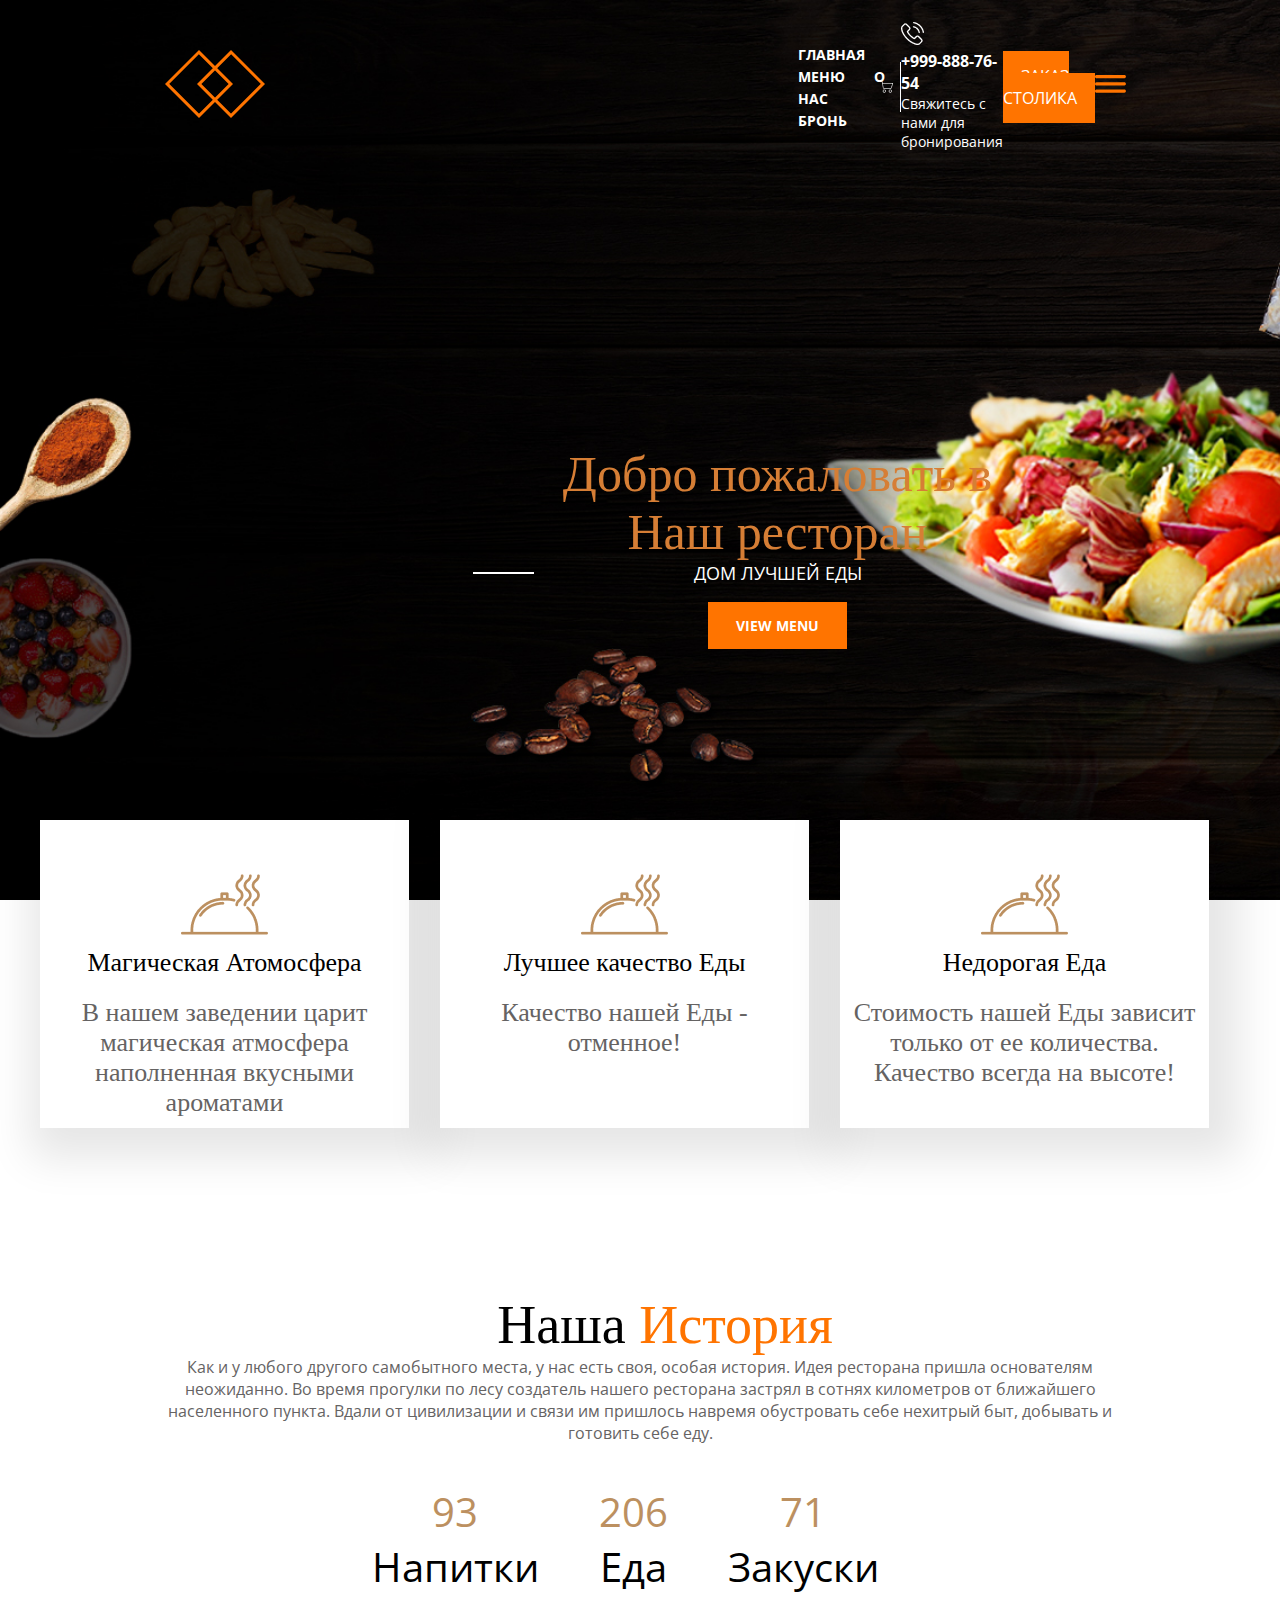
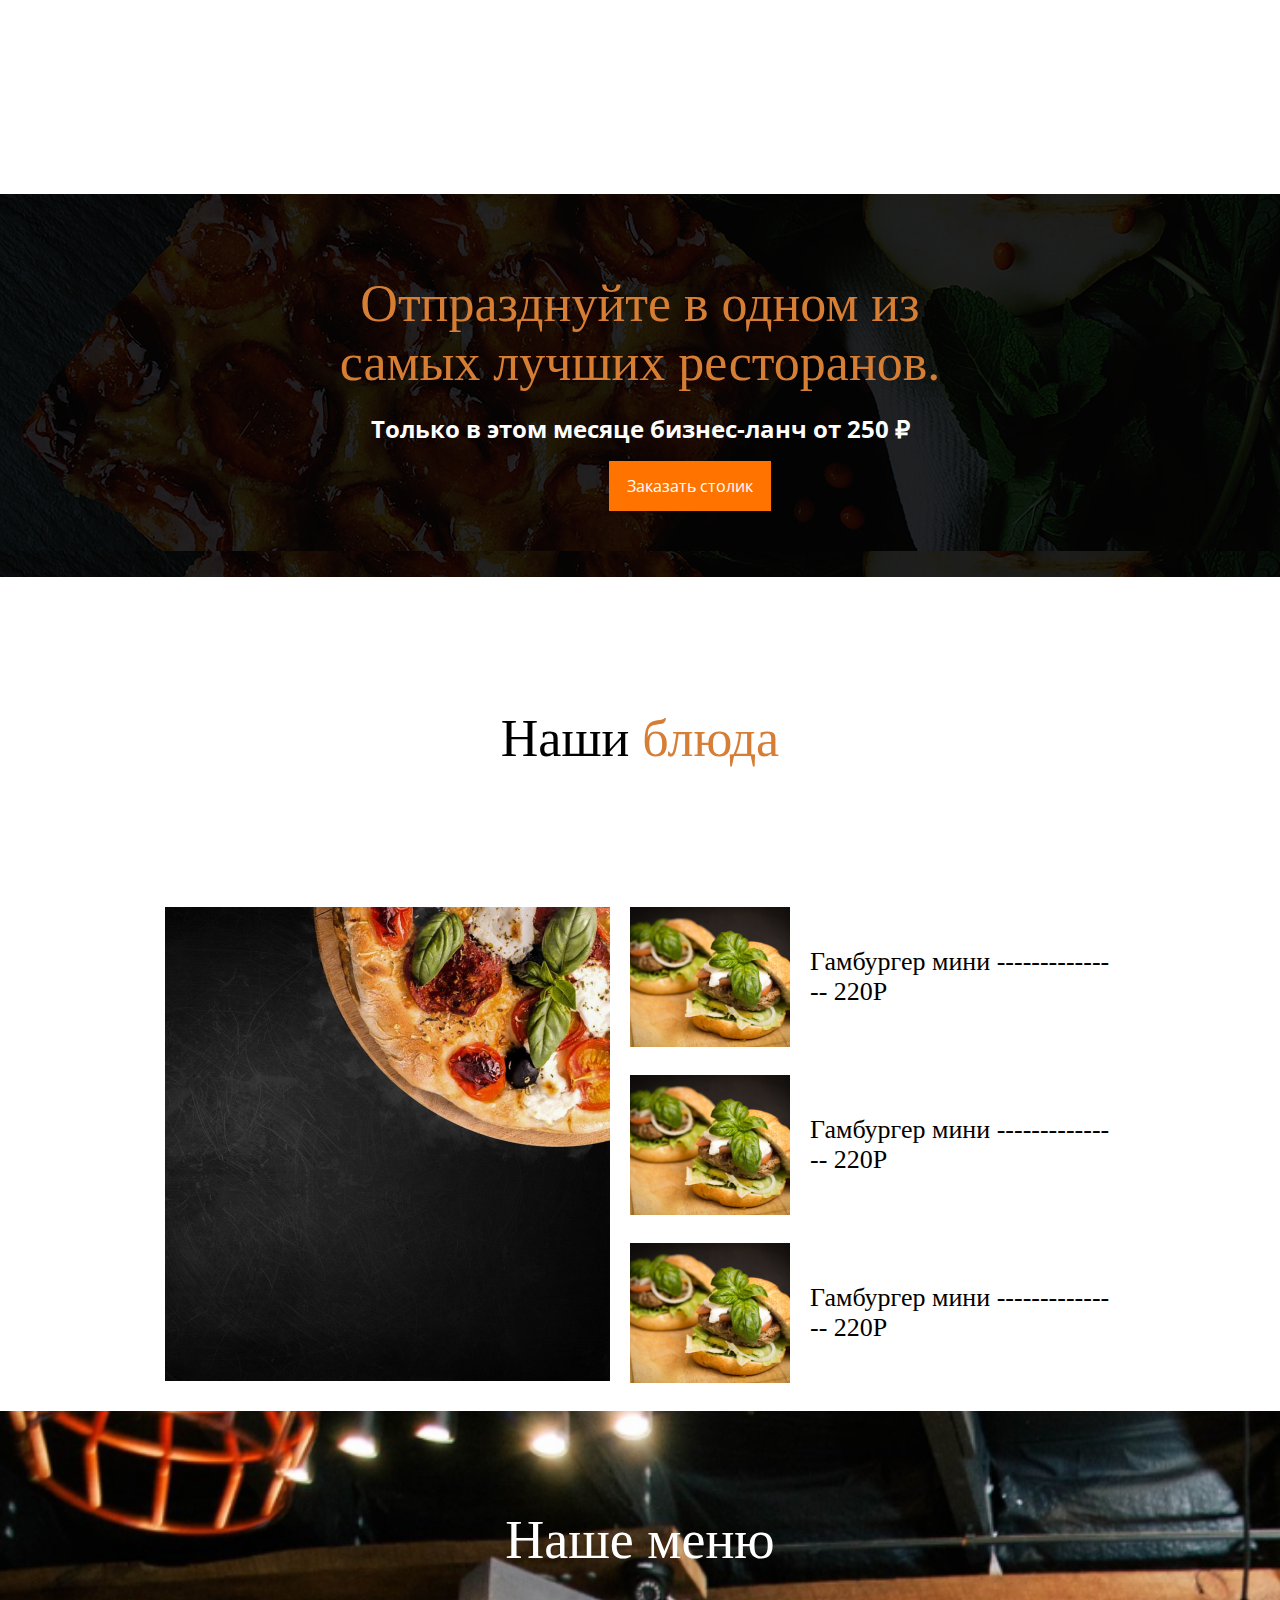
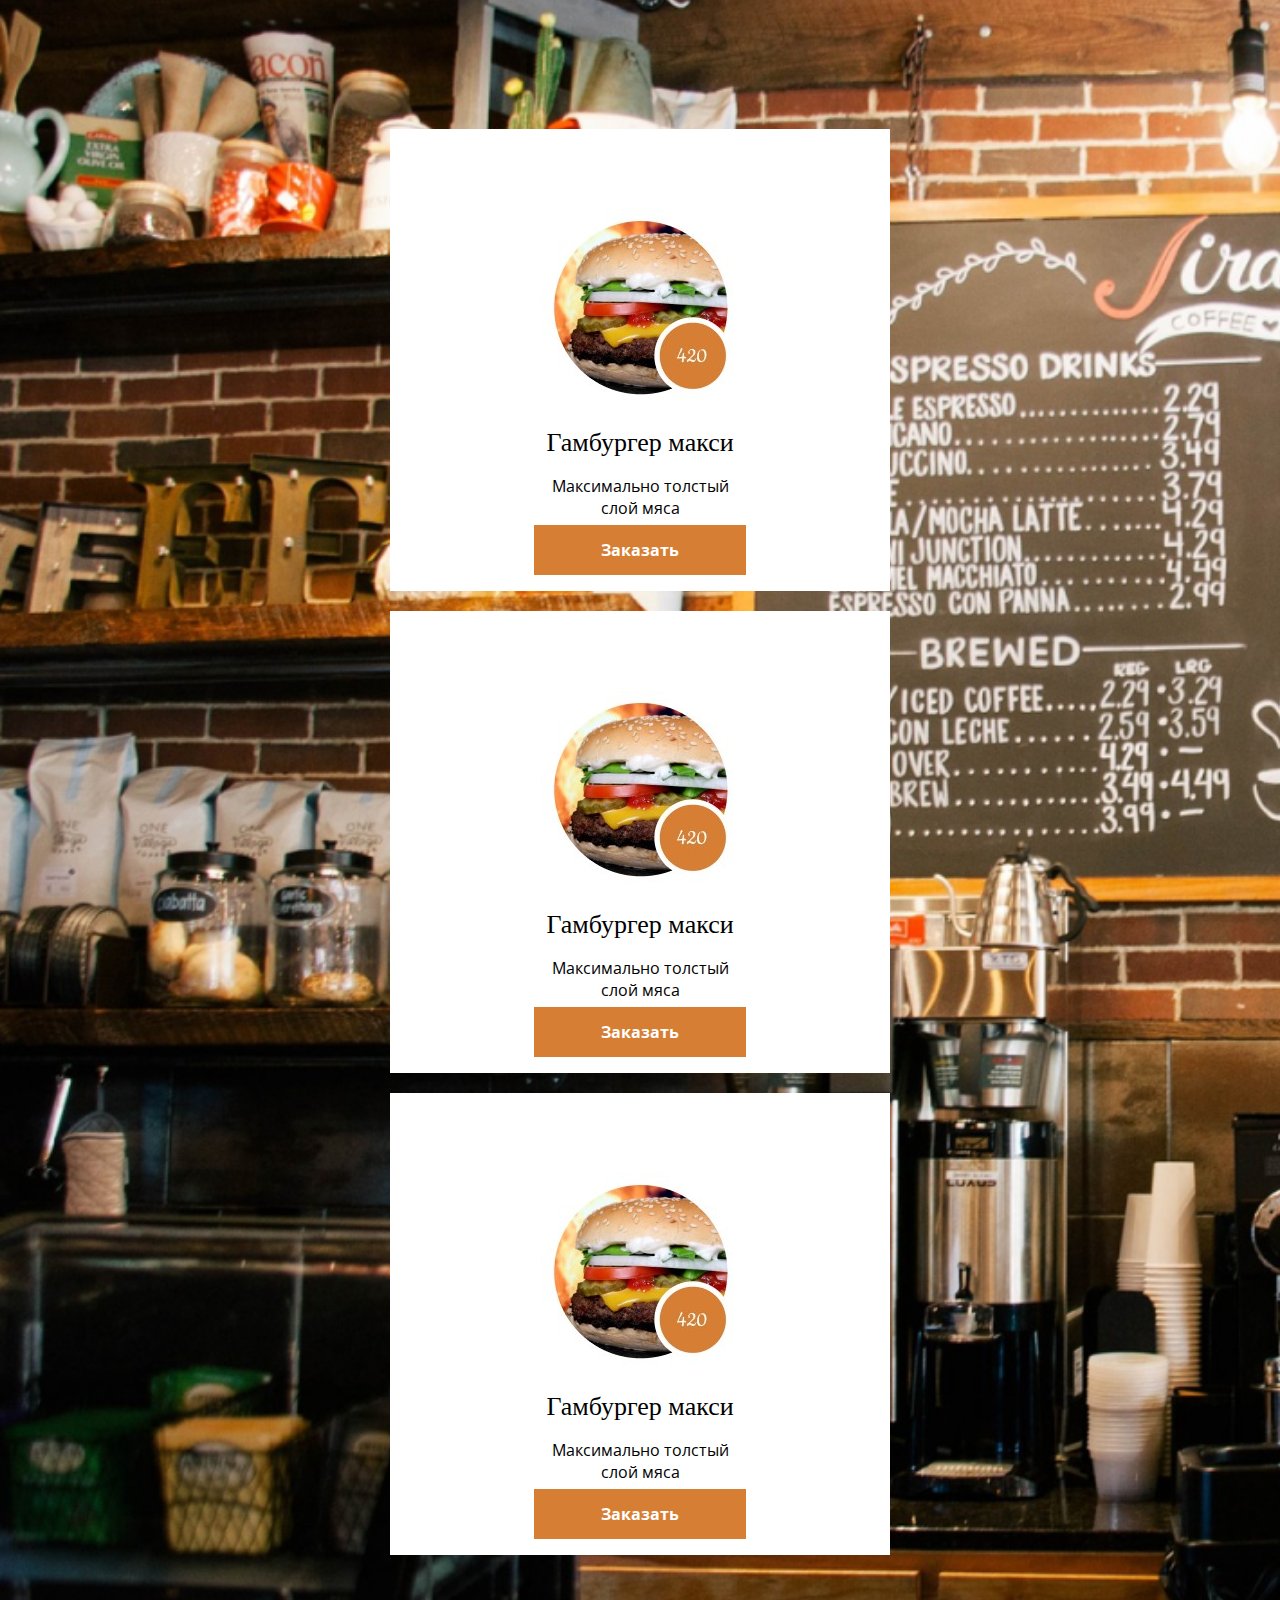
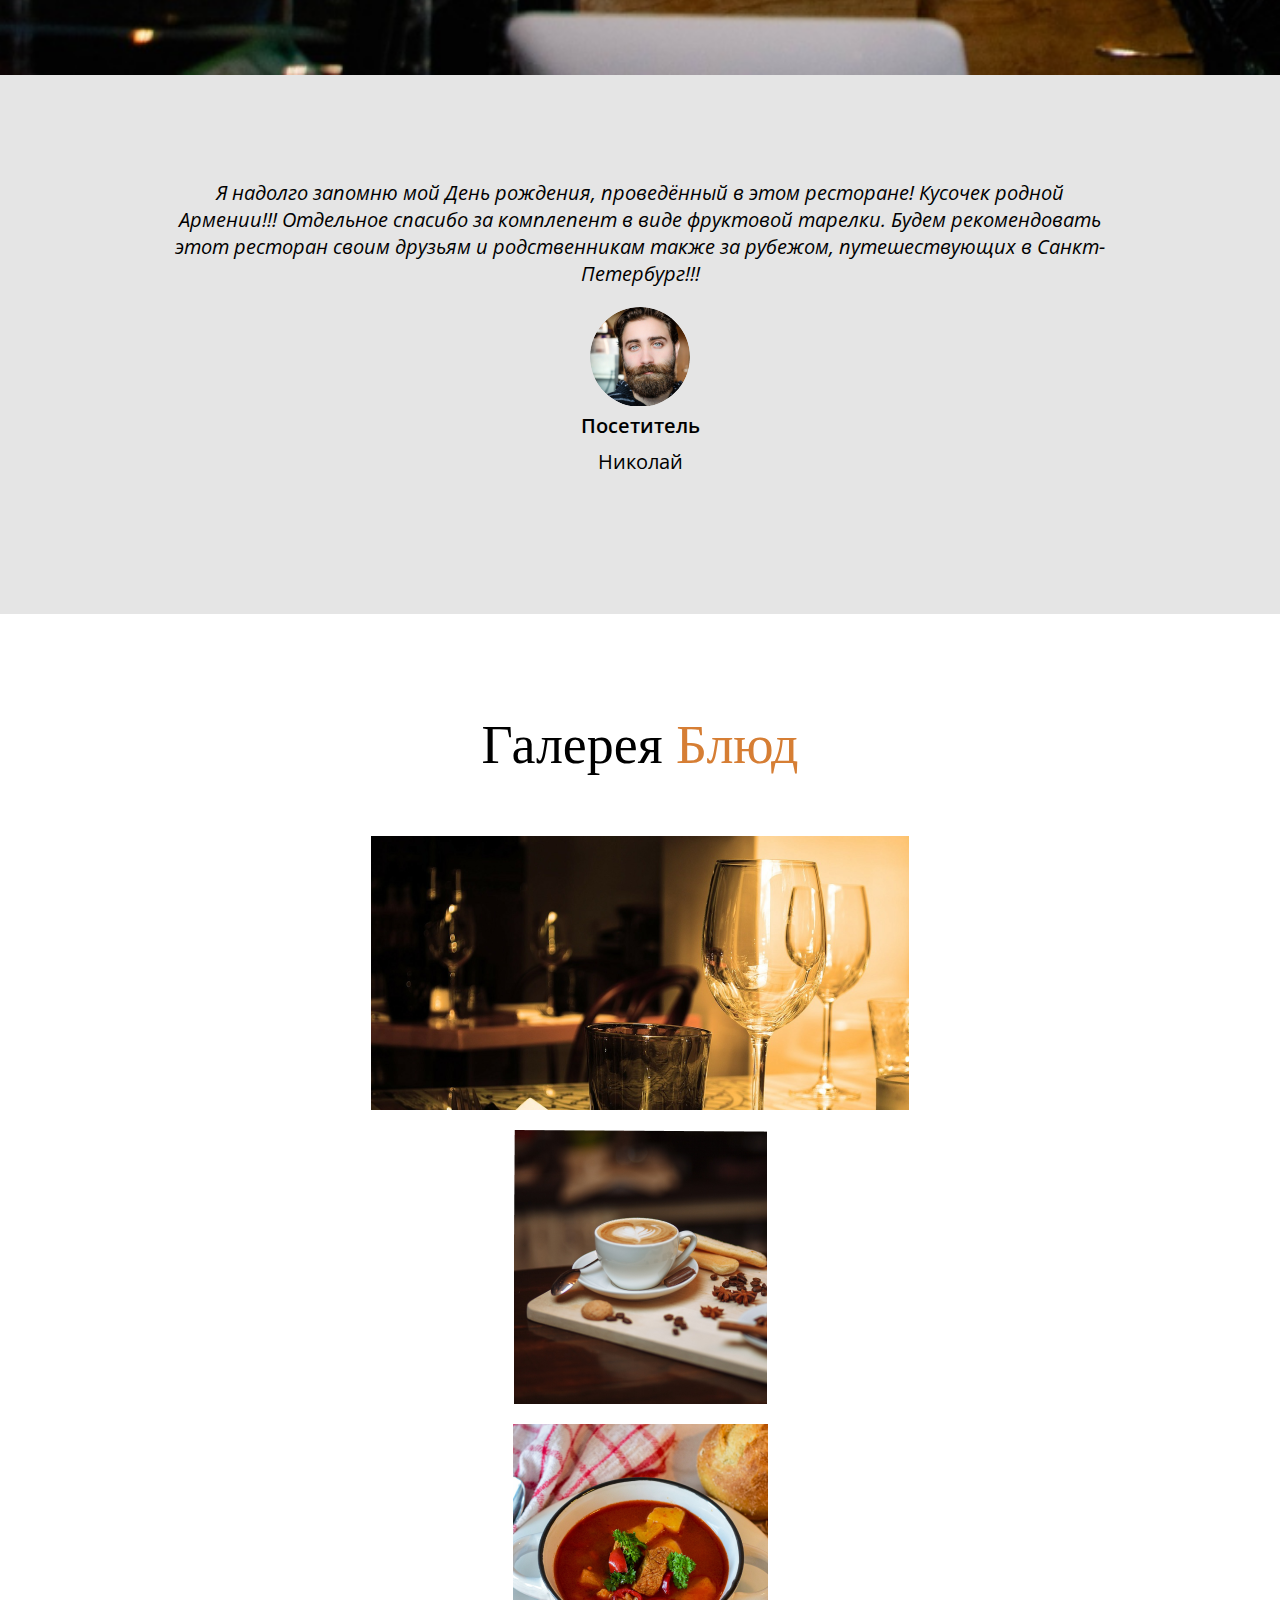
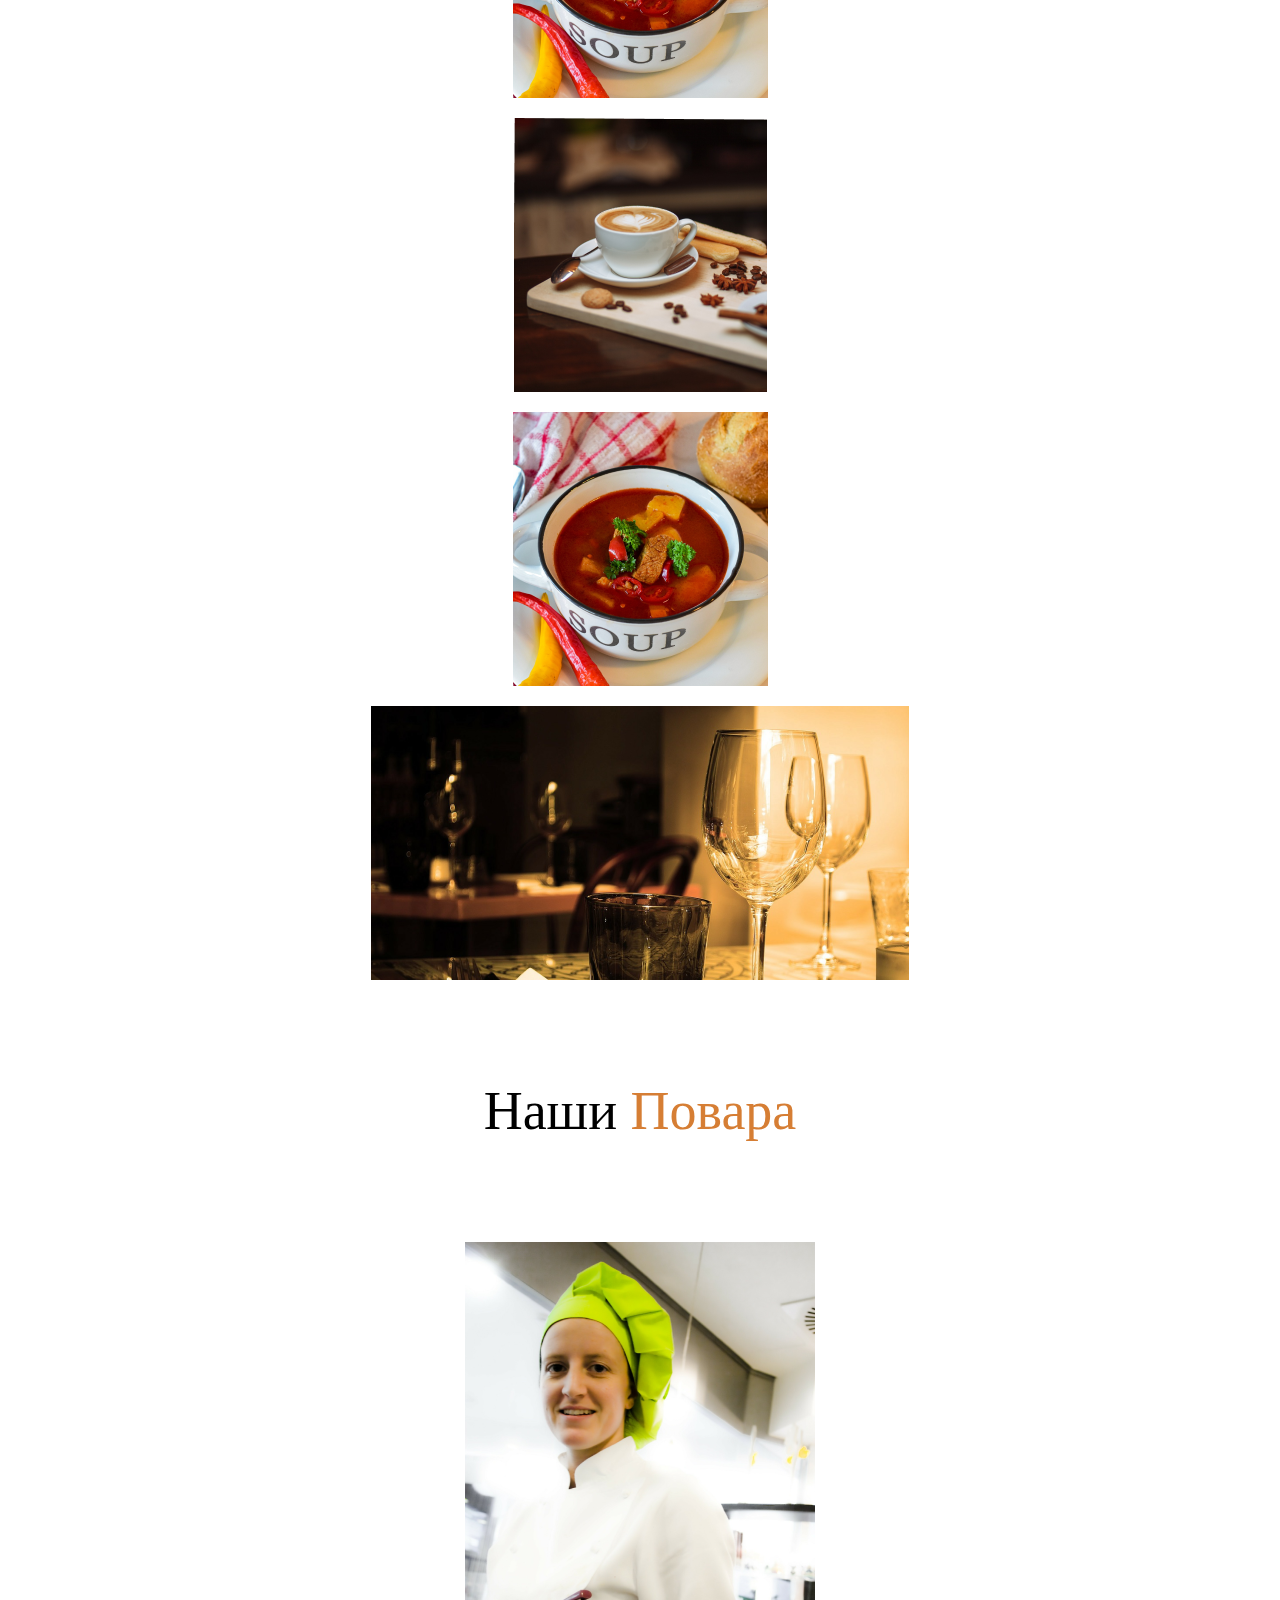
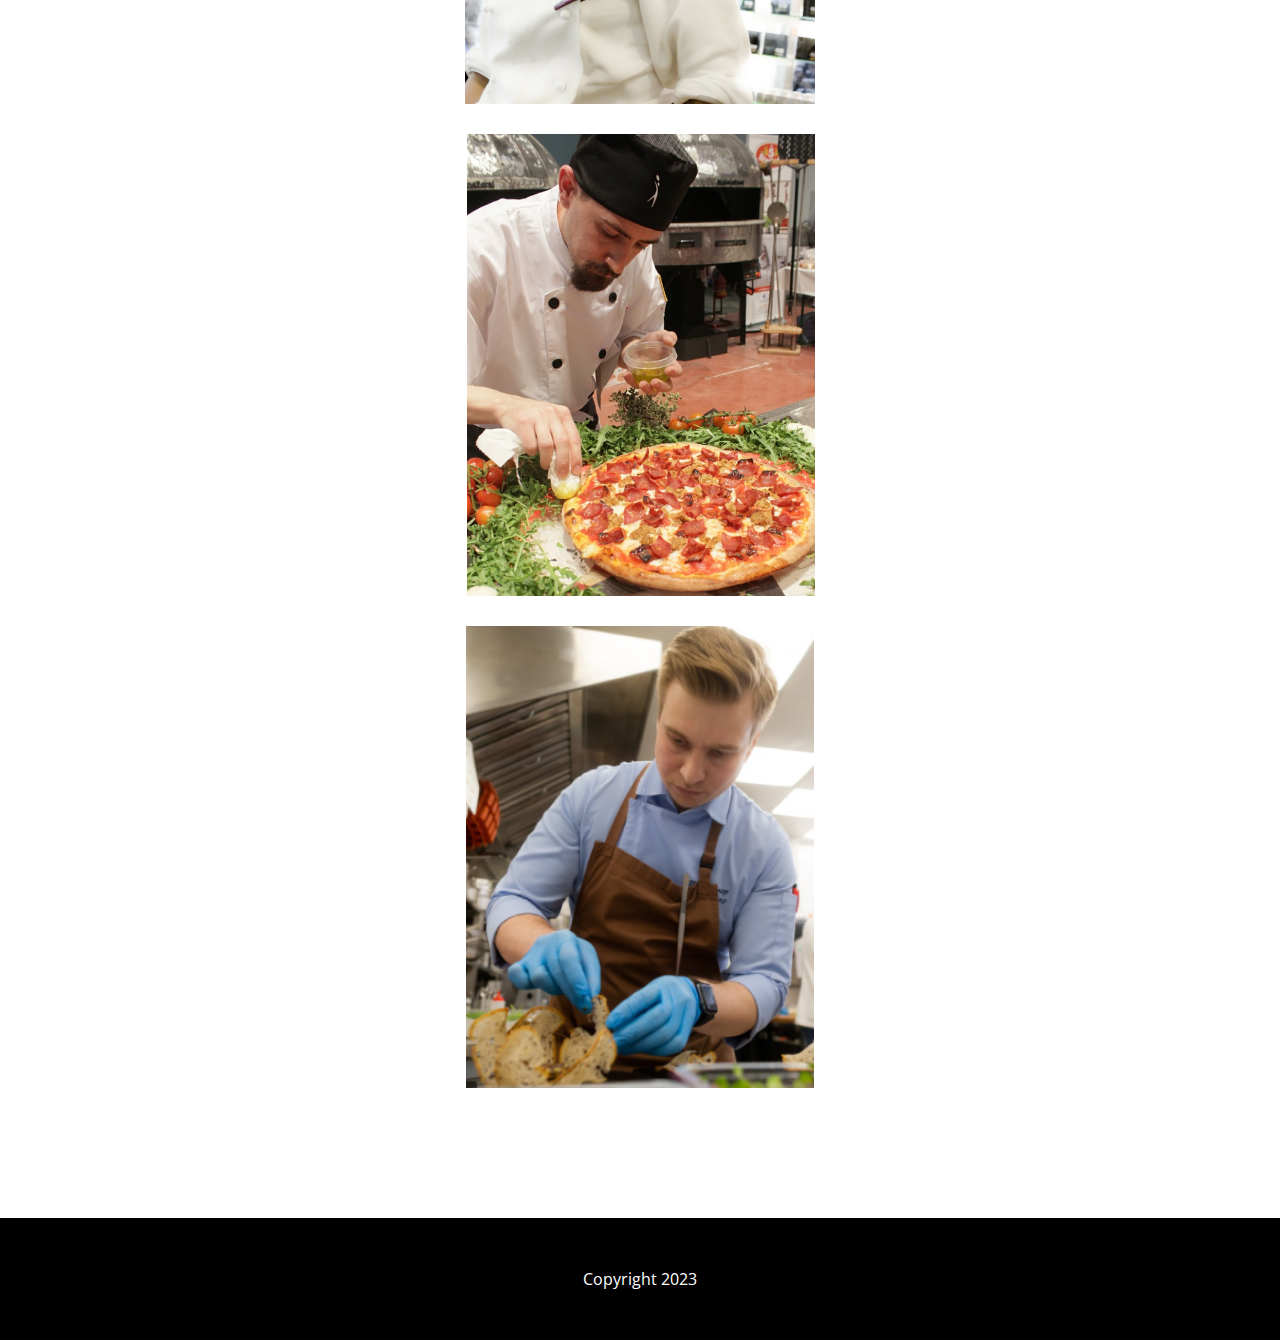
<file: ресторан/index.html>
<!DOCTYPE html>
<html lang="en">
<head>
    <meta charset="UTF-8">
    <meta http-equiv="X-UA-Compatible" content="IE=edge">
    <meta name="viewport" content="width=device-width, initial-scale=1.0">
    <link rel="preconnect" href="https://fonts.googleapis.com">
    <link rel="preconnect" href="https://fonts.gstatic.com" crossorigin>
    <link href="https://fonts.googleapis.com/css2?family=Cuprum:ital,wght@0,400;1,600&family=Open+Sans:ital,wght@0,300;0,400;0,500;0,600;0,700;1,800&display=swap" rel="stylesheet">
    <link rel="preconnect" href="https://fonts.googleapis.com">
    <link rel="preconnect" href="https://fonts.gstatic.com" crossorigin>
    <link href="https://fonts.googleapis.com/css2?family=Cuprum:ital,wght@0,400;1,600&family=Open+Sans:ital,wght@0,300;0,400;0,500;0,600;0,700;1,800&family=Tinos:ital,wght@0,400;1,700&display=swap" rel="stylesheet">
    <link rel="preconnect" href="https://fonts.googleapis.com">
    <link rel="preconnect" href="https://fonts.gstatic.com" crossorigin>
    <link href="https://fonts.googleapis.com/css2?family=Cuprum:ital,wght@0,400;1,600&family=Open+Sans:ital,wght@0,300;0,400;0,500;0,600;0,700;1,400;1,800&family=Tinos:ital,wght@0,400;1,700&display=swap" rel="stylesheet">
    <link rel="stylesheet" href="./css/style.css">
    <title>Ресторан</title>
</head>
<body>
    <div class="header">
        <div class="container">
            <div class="header-line">
                <div class="header-logo">
                    <img src="./img/LOGO.png" alt="">
                </div>
                <div class="navigation">
                    <div class="nav">
                        <a class="nav-item" href="#">ГЛАВНАЯ</a>
                        <a class="nav-item" href="#">МЕНЮ</a>
                        <a class="nav-item" href="#">О НАС</a>
                        <a class="nav-item" href="#">БРОНЬ</a>
                    </div>
                    <div class="cart">
                        <a href="#">
                            <img class='cart-img' src="./img/cart.png" alt="">
                        </a>
                    </div>
                    <div class="phone">
                        <div class="phone-holder">
                            <div class="phone-img">
                                <img src="./img/phone.png" alt="">
                            </div>
                        </div>
                    <div class="number">
                        <a class='num' href="#">+999-888-76-54</a>
                    </div>
                    <div class="phone-text">
                        Свяжитесь с нами для <br> бронирования
                    </div>
                    </div>
                    <div class="btn">
                        <a class='button' href="#">ЗАКАЗ СТОЛИКА</a>
                    </div>
                    <div class="buger-menu">
                        <a href="#">
                            <img src="./img/menu-burg.png" alt="">
                        </a>
                    </div>
                </div>
            </div>
            <div class="header-down">
                <div class="header-title">
                    Добро пожаловать в
                    <div class="header-subtitle">
                        Наш ресторан
                    </div>
                    <div class="header-suptitle">
                        ДОМ ЛУЧШЕЙ ЕДЫ
                    </div>
                    <div class="header-btn">
                        <a href="#" class="header-button">VIEW MENU</a>
                    </div>
                </div>
            </div>
        </div>
    </div>
    <div class="cards">
        <div class="containe">
            <div class="cards-holder">
                <div class="card">
                    <div class="card-image">
                        <img class="card-img" src="./img/Mask Group.png" alt="">
                    </div>
                    <div class="card-title">
                        Магическая Атомосфера
                    </div>
                    <div class="card-desc">
                        В нашем заведении царит магическая атмосфера
                        наполненная вкусными ароматами
                    </div>
                </div>
                <div class="card">
                    <div class="card-image">
                        <img class="card-img" src="./img/Mask Group.png" alt="">
                    </div>
                    <div class="card-title">
                        Лучшее качество Еды
                    </div>
                    <div class="card-desc">
                        Качество нашей 
                        Еды - отменное!

                    </div>
                </div>
                <div class="card">
                    <div class="card-image">
                        <img class="card-img" src="./img/Mask Group.png" alt="">
                    </div>
                    <div class="card-title">
                        Недорогая Еда
                    </div>
                    <div class="card-desc">
                        Стоимость нашей Еды
                        зависит только от ее
                        количества. Качество
                        всегда на высоте!
                    </div>
                </div>
            </div>
        </div>
    </div>
    <div class="history">
        <div class="container">
            <div class="history-holder">
                <div class="history-info">
                    <div class="history-title">
                        Наша <span>История</span> 
                    </div>
                    <div class="history-desc">
                        Как и у любого другого самобытного места, у нас есть своя, особая история.
                        Идея ресторана пришла основателям неожиданно. 
                        Во время прогулки по лесу создатель нашего ресторана застрял в сотнях километров от ближайшего населенного пункта. 
                        Вдали от цивилизации и связи им пришлось навремя обустровать себе нехитрый быт, добывать и готовить себе еду.
                    </div>
                    <div class="history-number">
                        <div class="number-item">
                            93 <span>Напитки</span>
                        </div>

                        <div class="number-item">
                            206 <span>Еда</span>
                        </div>

                        <div class="number-item">
                            71 <span>Закуски</span>
                        </div>
                    </div>
                </div>
                <div class="history-images">
                    <img class="images-1" src="./img/1.png" alt="">
                    <img class="images-2" src="./img/2.png" alt="">
                    <img class="images-3" src="./img/3.png" alt="">
                </div>
            </div>
        </div>
    </div>
    <div class="black-block">
        <div class="container">
            <div class="block-holder">
                <div class="left">
                    <div class="left-title">
                        Отпразднуйте в одном из <br>
                        самых лучших ресторанов.
                    </div>
                    <div class="left-text">
                        Только в этом месяце бизнес-ланч от 250 ₽
                    </div>
                </div>
                <div class="right">
                    <div class="right-button">
                        <a class="right-btn" href="#">Заказать столик</a>
                    </div>
                </div>
            </div>
        </div>
    </div>
    <div class="dishes">
        <div class="container">
            <div class="dishes-title">
                Наши <span>блюда</span>
            </div>
            <div class="burgers">
                <div class="burgers-image">
                    <img  class='pizza' src="./img/pizza.png" alt="">
                </div>
                <div class="burgers-items">
                    <div class="burger-item">
                        <img class="burger" src="./img/burg.png" alt="">
                        <div class="burger-text">
                            Гамбургер мини --------------- 220Р
                        </div>
                    </div>
                    <div class="burger-item">
                        <img class="burger" src="./img/burg.png" alt="">
                        <div class="burger-text">
                            Гамбургер мини --------------- 220Р
                        </div>
                    </div>
                    <div class="burger-item">
                        <img class="burger" src="./img/burg.png" alt="">
                        <div class="burger-text">
                            Гамбургер мини --------------- 220Р
                        </div>
                    </div>
                </div>

            </div>
        </div>
    </div>
    <div class="menu">
        <div class="container">
            <div class="menu-title">
                Наше меню
            </div>
            <div class="menu-items">
                <div class="menu-item">
                    <div class="menu-image">
                        <img class="menu-img" src="./img/burg-1.jpg" alt="">
                    </div>
                    <div class="menu-text">
                        Гамбургер макси
                    </div>
                    <div class="menu-subtext">
                        Максимально толстый <br> слой мяса
                    </div>
                    <div class="menu-button">
                        <a class="menu-btn" href="#">
                            Заказать
                        </a>
                    </div>
                </div>
                <div class="menu-item">
                    <div class="menu-image">
                        <img class="menu-img" src="./img/burg-1.jpg" alt="">
                    </div>
                    <div class="menu-text">
                        Гамбургер макси
                    </div>
                    <div class="menu-subtext">
                        Максимально толстый <br> слой мяса
                    </div>
                    <div class="menu-button">
                        <a class="menu-btn" href="#">
                            Заказать
                        </a>
                    </div>
                </div>
                <div class="menu-item">
                    <div class="menu-image">
                        <img class="menu-img" src="./img/burg-1.jpg" alt="">         
                    </div>
                    <div class="menu-text">
                        Гамбургер макси
                    </div>
                    <div class="menu-subtext">
                        Максимально толстый <br> слой мяса
                    </div>
                    <div class="menu-button">
                        <a class="menu-btn" href="#">
                            Заказать
                        </a>
                    </div>
                </div>
            </div>
        </div>
    </div>
    <div class="coment">
        <div class="container">
            <div class="coment-text">
                Я надолго запомню мой День рождения, проведённый в этом ресторане! 
                Кусочек родной Армении!!! 
                Отдельное спасибо за комплепент в виде фруктовой тарелки. 
                Будем рекомендовать этот ресторан своим друзьям и родственникам также за рубежом, путешествующих в Санкт-Петербург!!!
            </div>
            <div class="coment-image">
                <img class="coment-img" src="./img/face.png" alt="">
            </div>
            <div class="coment-type">
                Посетитель
            </div>
            <div class="coment-name">
                Николай
            </div>
        </div>
    </div>
    <div class="galery">
        <div class="container">
            <div class="galery-title">
                Галерея <span>Блюд</span>
            </div>
            <div class="galery-content">
                <div class="galery-left">
                    <div class="galery-up">
                        <img class="img-gal high" src="./img/table-1.png" alt="">
                    </div>
                    <div class="galery-down">
                        <img class="img-gal" src="./img/coffe-2.png" alt="">
                        <img class="img-gal high" src="./img/soup-3.png" alt="">
                    </div>
                </div>
                <div class="galery-right">
                    <div class="galery-up">
                        <img class="img-gal" src="./img/coffe-2.png" alt="">
                        <img class="img-gal" src="./img/soup-3.png" alt="">
                    </div>
                    <div class="galery-down">
                        <img class="img-gal" src="./img/table-1.png" alt="">
                    </div>
                </div>
            </div>
        </div>
    </div>
    <div class="cook">
        <div class="container">
            <div class="cook-title">
                Наши <span>Повара<span>
            </div>
            <div class="cook-content">
                <img src="./img/1c.png" alt="">
                <img src="./img/2c.png" alt="">
                <img src="./img/3c.png" alt="">
            </div>
        </div>
    </div>
    <div class="footer">
        Copyright 2023
    </div>
</body>
</html>
</file>
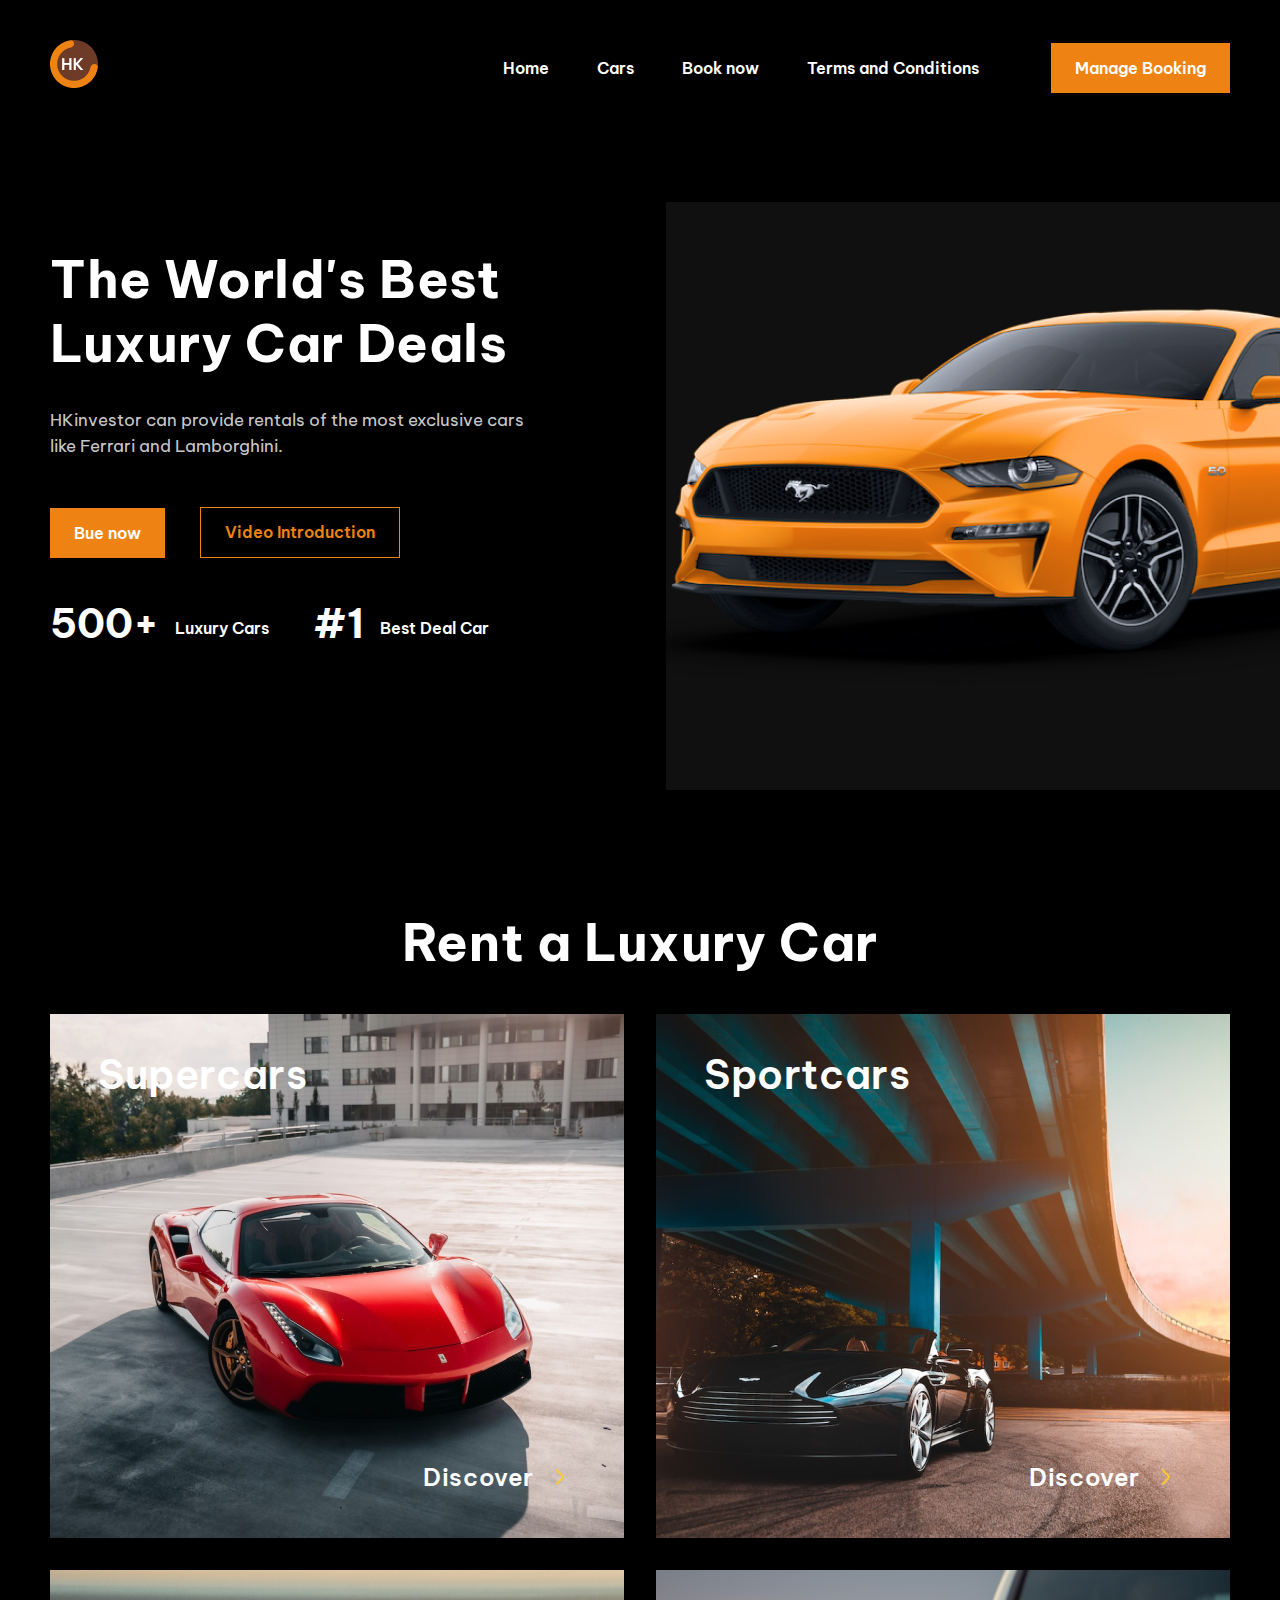
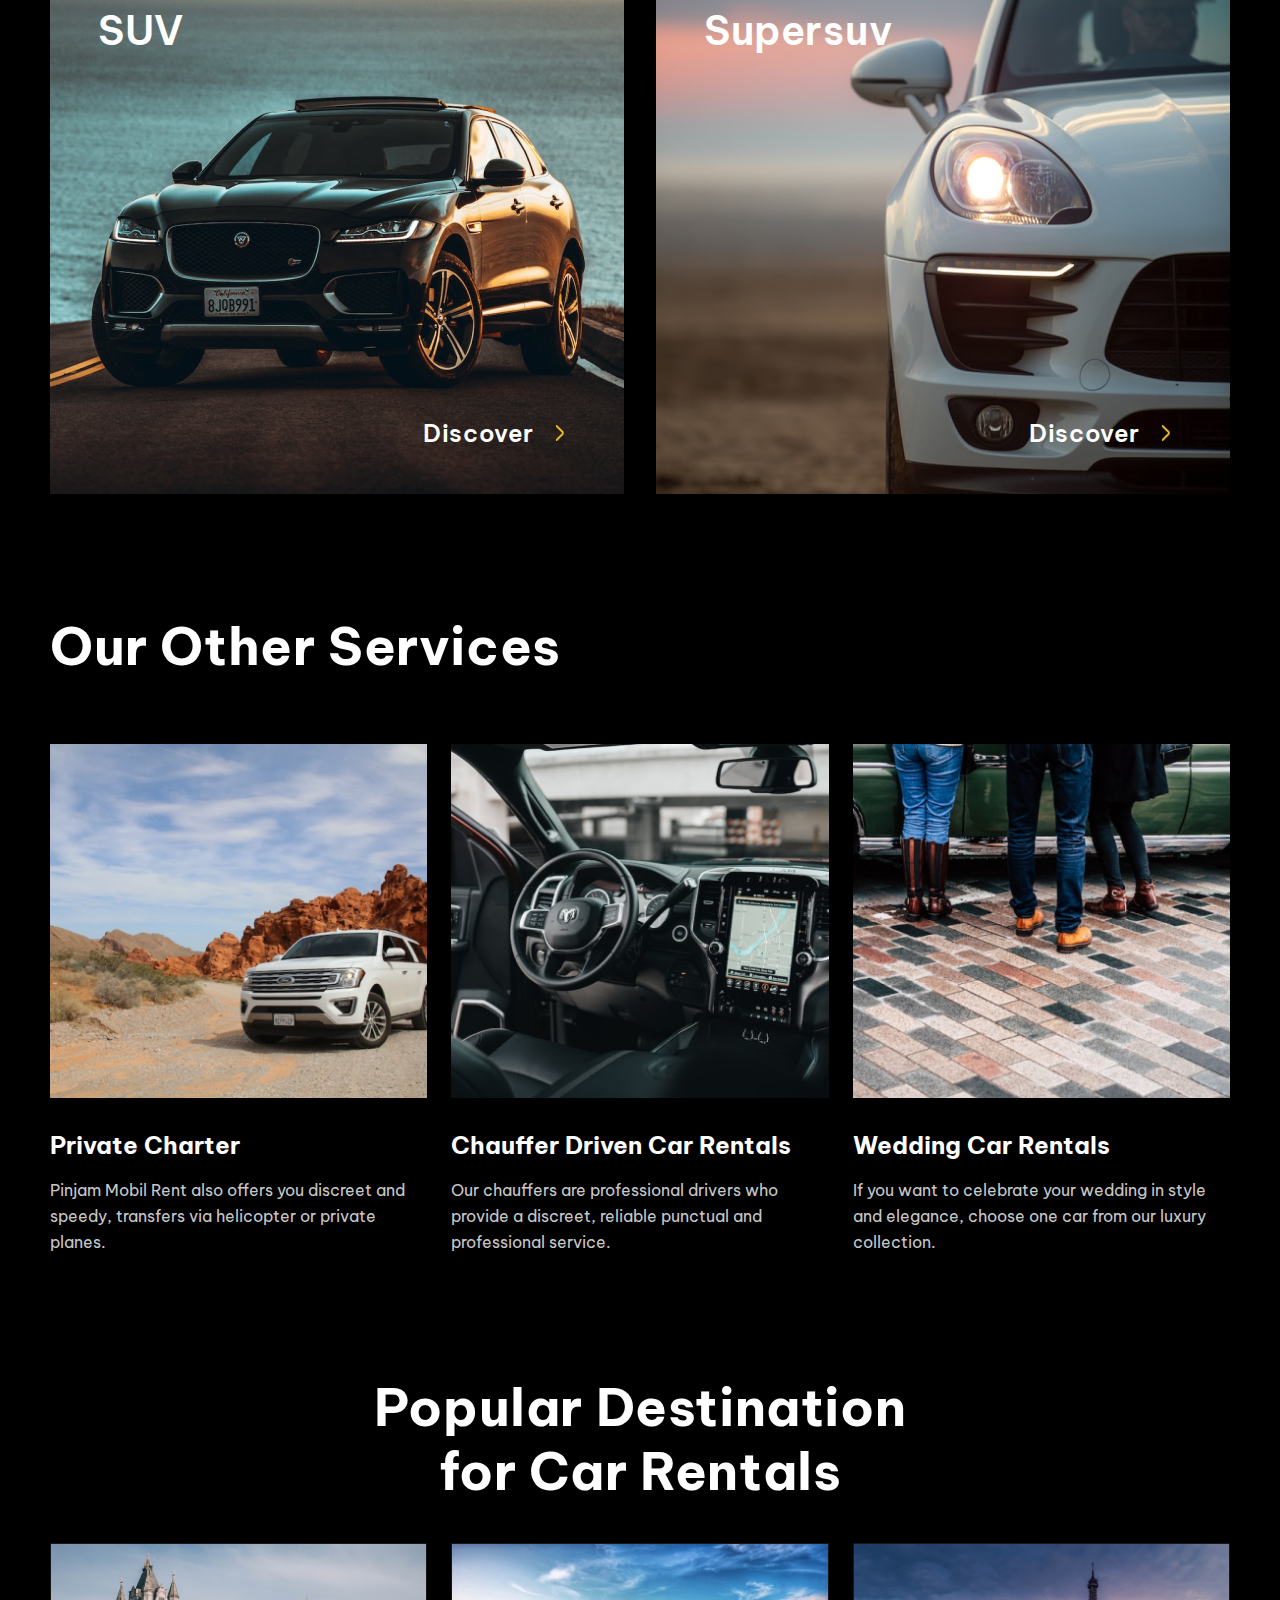
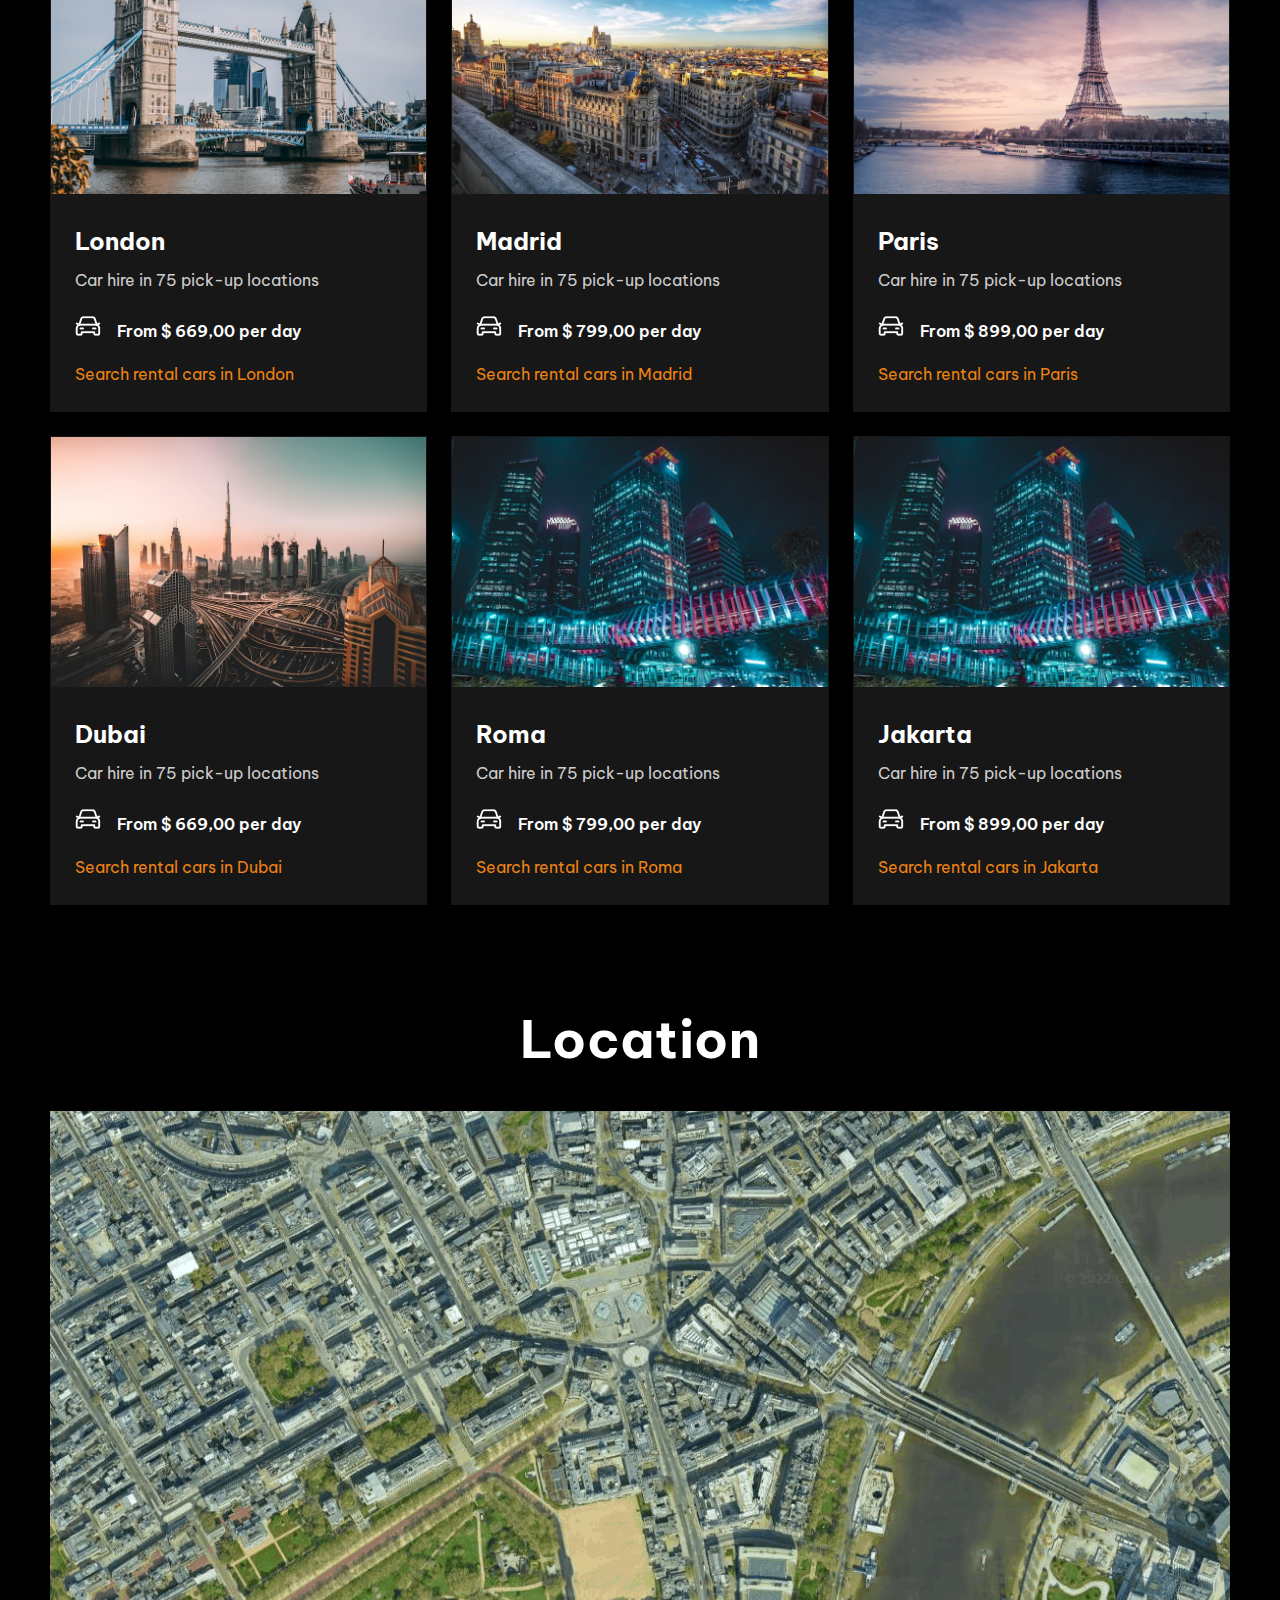
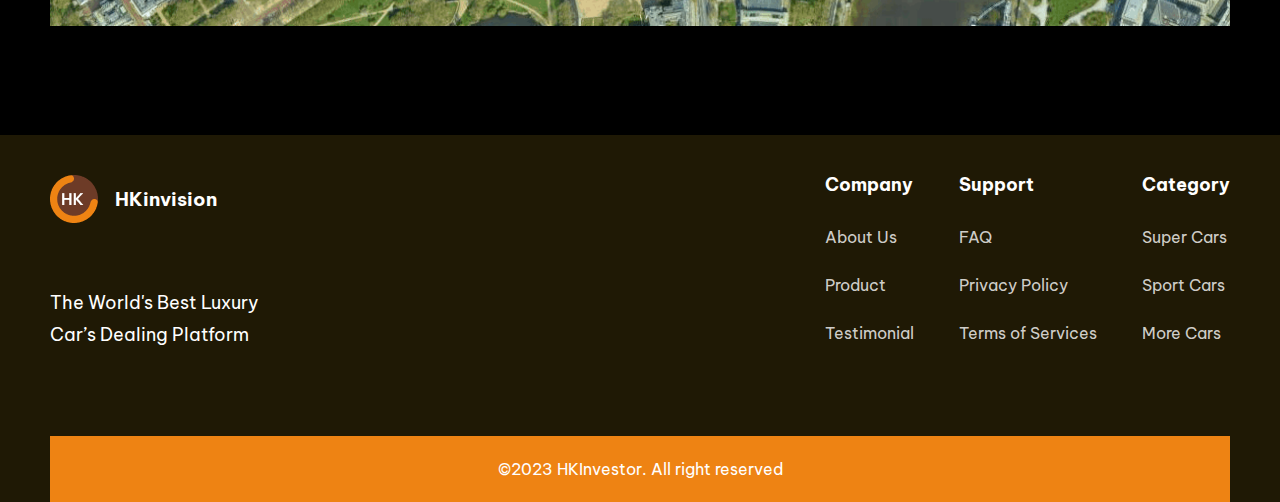
<file: сайт №3/index.html>
<!DOCTYPE html>
<html lang="en">
<head>
    <meta charset="UTF-8">
    <meta http-equiv="X-UA-Compatible" content="IE=edge">
    <meta name="viewport" content="width=device-width, initial-scale=1.0">
    <link rel="stylesheet" href="./css/style.css">
    <title>Cars</title>
</head>
<body>
    <header id="header-section">
        <div class="container">
            <div class="header">
                <div class="header-logo">
                    <img class="header-logo__img" src="./img/logo.png" alt="HKinvision logo">
                </div>
                <nav class="nav-main">
                    <ul class="nav-main__list"> 
                        <li class="nav-main__item">
                            <a class="nav-main__link" href="#">Home</a>
                        </li>
                        <li class="nav-main__item">
                            <a class="nav-main__link" href="#">Cars</a>
                        </li>
                        <li class="nav-main__item">
                            <a class="nav-main__link" href="#">Book now</a>
                        </li>
                        <li class="nav-main__item">
                            <a class="nav-main__link" href="#">Terms and Conditions</a>
                        </li>
                    </ul>
                </nav>
                <a class="btn-primary header__btn" href="#">Manage Booking</a>
            </div>
        </div>
    </header>
    <main>
        <section id="banner-section">
            <div class="container">
                <div class="banner">
                    <h2 class="banner__header">The World's Best Luxury Car Deals</h2>
                    <p class="banner__text">HKinvestor can provide rentals of the most exclusive cars like Ferrari and Lamborghini.</p>
                    <div class="banner-links-wrap">
                        <a class="btn-primary banner__link" href="#"> Bue now</a>
                        <button class="btn-secondary banner__btn">Video Introduction</button>
                    </div>
                    <div class="banner-features">
                        <span class="banner-features__text"><strong class="banner-features__text_strong">500+</strong>Luxury Cars</span>
                        <span class="banner-features__text"><strong class="banner-features__text_strong">#1</strong>Best Deal Car</span>
                    </div>
                </div>
            </div>
            <div class="banner-img"></div>
        </section>
        <section id="rent-section">
            <div class="container">
                <h2 class="title-section">Rent a Luxury Car</h2>
                <div class="rent-wrap">
                    <div class="rent">
                        <span class="rent__name">Supercars</span>
                        <a class="rent_link" href="#">Discover</a>
                    </div>
                    <div class="rent">
                        <span class="rent__name">Sportcars</span>
                        <a class="rent_link" href="#">Discover</a>
                    </div>
                    <div class="rent">
                        <span class="rent__name">SUV</span>
                        <a class="rent_link" href="#">Discover</a>
                    </div>
                    <div class="rent">
                        <span class="rent__name">Supersuv</span>
                        <a class="rent_link" href="#">Discover</a>
                    </div>
                </div>
            </div>
        </section>
        <section id="services-section">
            <div class="container">
                <h2 class="title-section services-section__title">
                    Our Other Services
                </h2>
                <div class="services-wrap">
                    <div class="services">
                        <img class="services__img" src="./img/serv-1.png" alt="Private Charter">
                        <h3 class="services__title">Private Charter</h3>
                        <p class="services__text">Pinjam Mobil Rent also offers you discreet and speedy, transfers via helicopter or private planes.</p>
                    </div>
                    <div class="services">
                        <img class="services__img" src="./img/serv-2.png" alt="service">
                        <h3 class="services__title">Chauffer Driven Car Rentals</h3>
                        <p class="services__text">Our chauffers are professional drivers who provide a discreet, reliable punctual and professional service.</p>
                    </div>
                    <div class="services">
                        <img class="services__img" src="./img/serv-3.png" alt="service">
                        <h3 class="services__title">Wedding Car Rentals</h3>
                        <p class="services__text">If you want to celebrate your wedding in style and elegance, choose one car from our luxury collection.</p>
                    </div>
                </div>
            </div>
        </section>
        <section id="destination-section">
            <div class="container">
                <h2 class="title-section destination-section__title">Popular Destination for Car Rentals</h2>
                <div class="destinayion-wrap">
                    <div class="destination">
                        <img class="destination__img" src="./img/london-1.png" alt="Destination to London">
                        <div class="destination-info">
                            <h3 class="destination__title">London</h3>
                            <p class="destination__text">Car hire in 75 pick-up locations</p>
                            <b class="destination__price">From $ 669,00 per day</b>
                            <a class="destination__link" href="#">Search rental cars in London</a>
                        </div>
                    </div>
                    <div class="destination">
                        <img class="destination__img" src="./img/Madrid-2.png" alt="Destination to Madrid">
                        <div class="destination-info">
                            <h3 class="destination__title">Madrid</h3>
                            <p class="destination__text">Car hire in 75 pick-up locations</p>
                            <b class="destination__price">From $ 799,00 per day</b>
                            <a class="destination__link" href="#">Search rental cars in Madrid</a>
                        </div>
                    </div>
                    <div class="destination">
                        <img class="destination__img" src="./img/Paris-3.png" alt="Destination to Paris">
                        <div class="destination-info">
                            <h3 class="destination__title">Paris</h3>
                            <p class="destination__text">Car hire in 75 pick-up locations</p>
                            <b class="destination__price">From $ 899,00 per day</b>
                            <a class="destination__link" href="#">Search rental cars in Paris</a>
                        </div>
                    </div>
                    <div class="destination">
                        <img class="destination__img" src="./img/Dubai-4.png" alt="Destination to Dubai">
                        <div class="destination-info">
                            <h3 class="destination__title">Dubai</h3>
                            <p class="destination__text">Car hire in 75 pick-up locations</p>
                            <b class="destination__price">From $ 669,00 per day</b>
                            <a class="destination__link" href="#">Search rental cars in Dubai</a>
                        </div>
                    </div>
                    <div class="destination">
                        <img class="destination__img" src="./img/Jakarta-6.png" alt="Destination to Roma">
                        <div class="destination-info">
                            <h3 class="destination__title">Roma</h3>
                            <p class="destination__text">Car hire in 75 pick-up locations</p>
                            <b class="destination__price">From $ 799,00 per day</b>
                            <a class="destination__link" href="#">Search rental cars in Roma</a>
                        </div>
                    </div>
                    <div class="destination">
                        <img class="destination__img" src="./img/Jakarta-6.png" alt="Destination to Jakarta">
                        <div class="destination-info">
                            <h3 class="destination__title">Jakarta</h3>
                            <p class="destination__text">Car hire in 75 pick-up locations</p>
                            <b class="destination__price">From $ 899,00 per day</b>
                            <a class="destination__link" href="#">Search rental cars in Jakarta</a>
                        </div>
                    </div>
                </div>
            </div>
        </section>
        <section id="location-section">
            <div class="container">
                <h2 class="title-section">Location</h2>
                <img class="location-img" src="./img/location.png" alt="HKinvision adress">
            </div>
        </section>
        <footer id="footer-section">
            <div class="container">
                <div class="footer">
                    <div class="footer-about">
                        <div class="footer-logo-wrap">
                            <img class="footer-about__img" src="./img/logo.png" alt="HKinvision logo"> 
                            <h3 class="footer-about__header">HKinvision</h3>
                        </div>
                        <p class="footer-about__text">The World's Best Luxury Car’s Dealing Platform</p>
                    </div>
                    <div class="footer-nav-wrap">
                        <div class="footer-nav">
                            <h3 class="footer-nav__header">Company</h3>
                            <ul class="footer-nav__list">
                                <li class="footer-nav__item">
                                    <a class="footer-nav__link" href="#">About Us</a>
                                </li>
                                <li class="footer-nav__item">
                                    <a class="footer-nav__link" href="#">Product</a>
                                </li>
                                <li class="footer-nav__item">
                                    <a class="footer-nav__link" href="#">Testimonial</a>
                                </li>
                            </ul>
                        </div>
                        <div class="footer-nav">
                            <h3 class="footer-nav__header">Support</h3>
                            <ul class="footer-nav__list">
                                <li class="footer-nav__item">
                                    <a class="footer-nav__link" href="#">FAQ</a>
                                </li>
                                <li class="footer-nav__item">
                                    <a class="footer-nav__link" href="#">Privacy Policy</a>
                                </li>
                                <li class="footer-nav__item">
                                    <a class="footer-nav__link" href="#">Terms of Services</a>
                                </li>
                            </ul>
                        </div>
                        <div class="footer-nav">
                            <h3 class="footer-nav__header">Category</h3>
                            <ul class="footer-nav__list">
                                <li class="footer-nav__item">
                                    <a class="footer-nav__link" href="#">Super Cars</a>
                                </li>
                                <li class="footer-nav__item">
                                    <a class="footer-nav__link" href="#">Sport Cars</a>
                                </li>
                                <li class="footer-nav__item">
                                    <a class="footer-nav__link" href="#">More Cars</a>
                                </li>
                            </ul>
                        </div>
                    </div>
                </div>
                <div class="footer-copyright">
                    <div class="container">
                        <p class="footer-copyright__text">©2023 HKInvestor. All right reserved</p>
                    </div>
                </div>
        </footer>
    </main> 
</body>
</html>
</file>
<file: ресторан/css/style.css>
body {
    margin: 0;
    padding: 0;
    font-family: 'Open Sans', sans-serif;
}

.container {
    margin: 0px 165px;
}

.header {
    background-image: url(../img/bg.png);
    height: 100vh;
    background-repeat: no-repeat;
    background-size: cover;
}

.header-line {
    padding-top: 50px;
    display: flex;
    align-items: center;
    justify-content: space-around;
}

.nav-item {
    color: #fff;
    text-decoration: none;
    font-weight: 700;
    font-size: 14px;
    margin-right: 25px;
    transition: color 0.3s linear;
}

.nav-item:hover {
    color: red;
}

.navigation {
    width: 742px;
    height: 64px;
    display: flex;
    margin-left: 533px;
    align-items: center;
    justify-content: space-around;
}

.cart {
    position: relative;
    border-right: 1px solid #ffffff;
    padding-right: 10px;
    height: 50px;
}

.cart-img {
    position: absolute;
    top: 18px;
    right: 7px;
}

.num {
    color: #fff;
    text-decoration: none;
    font-weight: 700;
    transition: color 0.3s linear;
}

 .num:hover {
    color: red;
 }

.phone-text {
    font-size: 14px;
    font-weight: 400;
    color: #fff;
}

.phone-holder {
    display: flex;
    align-items: center;
}

.button {
    background-color: #FF7400;
    color: #ffffff;
    text-decoration: none;
    padding: 14px 18px;
    transition: color 0.2s linear;
}

.button:hover {
    background-color: #894b17;
}

.header-down {
    position: relative;
}

.header-title {
    color: #D67E35;
    font-family: 'Tinos', serif;
    font-size: 50px;
    font-weight: 400;
    text-align: center;
    position: absolute;
    margin-top: 322px;
    margin-bottom: 12px;
    margin-left: 275px;
}

.header-suptitle {
    color: #fff;
    font-size: 18px;
    font-family: 'Open sans', sans-serif;
}

.header-suptitle:after {
    position: absolute;
    content: '';
    height: 2px;
    width: 61px;
    background-color: #fff;
    top: 127px;
    left: 56px;
}

.header-suptitle:before {
    position: absolute;
    content: '';
    height: 2px;
    width: 61px;
    background-color: #fff;
    top: 127px;
    left: 308px;
}

.header-button {
    background-color: #FF7400;
    padding: 14px 28px;
    color: #fff;
    font-size: 14px;
    font-weight: 700;
    font-family: 'Open sans', sans-serif;
    text-decoration: none;
    transition: border-color 0.3s linear;
}

.header-button:hover {
    border-color: #904506;
}

.cards-holder {
    display: flex;
    justify-content: center;
}

.card {
    box-shadow: 10px 10px 40px 20px #0000001A;
    width: 349px;
    margin-right: 31px;
    background-color: #fff;
    margin-top: -80px;
    padding: 10px 10px;
}

.card-image {
    display: flex;
    justify-content: center;
    padding-top: 31px;
}

.card-title {
    display: flex;
    justify-content: center;
    margin-bottom: 20px;
    font-family: 'Tinos', serif;
    font-size: 26px;
    font-weight: 400;
}

.card-title span {
    color: #FF7400;
}

.card-desc {
    text-align: center;
    font-family: 'Tinos', serif;
    font-size: 26px;
    font-weight: 400;
    color: #656363;
}


.history {
    margin-top: 166px;
    padding-bottom: 200px;
}


.history-title {
    font-family: 'Tinos', serif;
    font-size: 54px;
    font-weight: 400;
    padding-left: 50px;
}

.history-title span {
    color: #FF7400;
}

.history-desc {
    color: #656363;
    font-size: 16px;
    width: 444px;
    text-align: center;
}

.history-number {
    display: flex;
    width: 444px;
    justify-content: center;
    margin-top: 40px;
    margin-left: 30px;
}

.number-item {
    margin-right: 60px;
    text-align: center;
    font-size: 40px;
    color: #BC9060;
}

.number-item span {
    display: block;
    color: #000;
}

.history-images {
    position: relative;  
}

.history-holder {
    display: flex;
    justify-content: center;
}

.images-1 {
    position: absolute;
    z-index: 0;
    top: 54px;
    left: 211px;
}

.images-2 {
    position: absolute;
    z-index: 999;
    top: -92px;
    left: 383px;
}

.images-3 {
    position: absolute;
    z-index: 999;
    top: 241px;
    left: 486px;
}

.black-block {
    background-image: url(../img/fon.png);
    padding: 80px 0;
}

.left-title {
    color: #D67E34;
    font-family: 'Tinos', serif;
    font-size: 52px;
    font-weight: 400;
    margin-bottom: 20px;
}

.left-text {
    font-weight: 700;
    font-size: 24px;
    color: #fff;
}

.right-btn {
    background-color: #FF7400;
    color: #ffffff;
    text-decoration: none;
    padding: 14px 18px;
    transition: color 0.2s linear;
}

.right {
    margin-left: 100px;

}
.block-holder {
    display: flex;
    justify-content: center;
    align-items: center;
}

.dishes-title {
    font-family: 'Tinos', serif;
    font-size: 52px;
    font-weight: 400;
    text-align: center;
    padding-top: 132px;
    margin-bottom: 139px;
}

.dishes-title span {
    color: #D67E35;
}

.burgers {
    display: flex;
    justify-content: center;
}

.burger-item {
    display: flex;
    align-items: center;
    margin-bottom: 28px;
}

.burgers-image {
    margin-right: 20px;
}

.burger-text {
    font-family: 'Tinos', serif;
    font-size: 26px;
    margin-left: 20px;
}

.menu {
    background-image: url(../img/menu.png);
    background-repeat: no-repeat;
    background-size: cover;
    padding-bottom: 100px;
}

.menu-title {
    font-family: 'Tinos', serif;
    font-size: 54px;
    padding-top: 98px;
    color: #fff;
    text-align: center;
    padding-bottom: 138px;
}

.menu-item {
    background-color: #fff;
    text-align: center;
    width: 33%;
    padding-top: 80px;
    padding-bottom: 30px;
    margin-right: 20px;
}

.menu-items {
    display: flex;
    justify-content: center;
}

.menu-text {
    font-family: 'Tinos', serif;
    font-size: 26px;
    padding-top: 16px;
    padding-bottom: 17px;
}

.menu-subtext {
    font-size: 16px;
}

.menu-btn {
    background-color: #D67E34;
    text-decoration: none;
    padding: 14px 67px;
    color: #fff;
    font-size: 16px;
    font-weight: 700;
}

.menu-button {
    margin-top: 20px;
}

.price-image {
    position: absolute;
    bottom: 0px;
    right: 180px;
}

.menu-image {
    position: relative;
}

.price-420 {
    position: absolute;
    bottom: 32px;  
    right: 205px;
    color: #fff;
    font-size: 30px;
}

.coment {
    background-color: #E5E5E5;
    padding-top: 104px;
    padding-bottom: 139px;
}

.coment-text {
    text-align: center;
    font-style: italic;
    font-size: 20px;
    margin-bottom: 20px;
}

.coment-img {
   border-radius: 50px; 
}

.coment-image {
    text-align: center;
}

.coment-type {
    font-weight: 600;
    font-size: 20px;
    text-align: center;
}

.coment-name {
    padding-top: 9px;
    font-size: 20px;
    font-weight: 400;
    text-align: center;
}

.galery-title {
    font-family: 'Tinos', serif;
    font-size: 54px;
    text-align: center;
    padding-top: 100px;
    margin-bottom: 60px;
}

.galery-title span {
    color: #D67E34;
}

.galery-content {
    display: flex;
    justify-content: center;
}

.galery-left {
    margin-right: 20px;
}

.galery-down,
.galery-up {
    display: flex;
    justify-content: space-between;
    margin-bottom: 20px;
}

.cook {
    padding-bottom: 100px;
}

.cook-title {
    font-family: 'Tinos', serif;
    font-size: 54px;
    text-align: center;
    margin-bottom: 100px;
    margin-top: 100px;
}

.cook-title span {
    color: #D67E34;
}

.cook-content {
    display: flex;
    justify-content: center;
}

.footer {
   background-color: #000; 
   padding: 50px 0px;
   color: #fff;
   text-align: center;
}

.burger-menu {
    display: none;
}

@media (max-width: 1500px) {
    .galery-content {
        display: block;
    }
    .img-gal,
    .galery-up,
    .galery-down {
        display: block;
        margin-left: auto;
        margin-right: auto;
    }
    .img-gal {
        margin-bottom: 20px;
    }
    .galery-left {
        margin-right: 0;
    }
}

@media (max-width: 1300px) {
    .menu-items {
        display: block;
    }

    .menu-item {
        margin: 20px;
        margin-left: auto;
        margin-right: auto;
        width: 500px;
    }

    .header-title {
        position: static;
    }

    .header-subtitle:before,
    .header-suptitle:after {
        content: none;
    }

    .cook-content {
        display: block;
    }

    .cook-content img {
        display: block;
        margin-right: auto;
        margin-left: auto;
        margin-bottom: 30px;
    }

    .block-holder {
        display: block;
    }

    .left-title,
    .left-text,
    .right-button {
        text-align: center;
    }

    .right-button {
        margin-top: 30px;
    }

    .history-images {
        display: none;
    }

    .history-title,
    .history-desc,
    .history-number {
        width: auto;
    }

    .history-title {
        text-align: center;
    }
}

@media (max-width: 1185px) {
    .burger-menu {
        display: block;
    }

    .nav,
    .cart,
    .phone,
    .btn {
        display: none;
    }

    .header-line {
        justify-content: space-between;
    }

    .burgers-image {
        display: none;
    }
}

@media (max-width: 1000px) {
    .cards-holder {
        display: block;
    }

    .card {
        width: 100%;
        margin-top: 30px;
        padding-bottom: 20px;
    }
}

@media (max-width: 780px) {
    .history-holder {
        display: block;
    }

    .menu-item {
        width: auto;
    }

    .high {
        display: none;
    }

    .container {
       margin: auto 40px; 
    }

    .margin-item {
        font-size: 23px;
    }
}
</file>
<file: сайт №3/css/style.css>
@import url('https://fonts.googleapis.com/css2?family=Be+Vietnam+Pro:wght@400;600;700&display=swap');

* {
    margin: 0;
    padding: 0;
    box-sizing: border-box;
}

body {
    color: #fff;
    font: 16px/26px 'Be Vietnam Pro', Arial, Helvetica, sans-serif;
    background-color: #000;
}

a {
    color: inherit;
    text-decoration: none;
    transition: 0.4s;
}

ul li {
    list-style: none;
}

img {
    max-width: 100%;
    max-height: 100%;
}

button {
    display: block;
    border: none;
    background-color: transparent;
    font: inherit;
    cursor: pointer;
    transition: 0.4s;
}

.container {
    max-width: 1200px;
    margin: 0 auto;
    padding: 0 10px;
}

.btn-primary {
    padding: 12px 24px;
    font-weight: 600;
    background-color: #EE8313;
}

.title-section {
    margin-bottom: 40px;
    font-size: 52px;
    line-height: 64px;
    letter-spacing: 0.6px;
    text-align: center;
}

.btn-primary:hover {
    background-color: #835019;
}

.btn-secondary {
    padding: 12px 24px;
    font-weight: 600;
    color: #EE8313;
    border: 1px solid #EE8313;
    line-height: 25px;
}

/* Header */

#header-section {
    padding: 40px 0 107px;
}

.header {
    display: flex;
    justify-content: space-between;
    align-items: center;
    font-weight: 600;
}

.header-logo__img,
.footer-about__img {
    width: 48px;
    height: 48px;
}

.nav-main {
    margin-left: auto;
}

.nav-main__list {
    display: flex;
    gap: 48px;
    margin-right: 72px;
}

.nav-main__link:hover {
    color: #EE8313;
}

/* Banner */

#banner-section {
    position: relative;
    padding-bottom: 140px;
    overflow: hidden;
}

.banner {
    max-width: 475px; 
    padding-top: 45px;
}

.banner__header {
    font-size: 52px;
    line-height: 64px;
    letter-spacing: 0.6px;
}

.banner__text {
    margin: 32px 0 48px;
    font-size: 17px;
    color: rgb(255 255 255 / 80%);
}

.banner-links-wrap {
    display: flex;
    align-items: center;
    gap: 35px;
    margin-bottom: 40px;
}

.banner-features__text {
    font-weight: 600;
    line-height: 24px;
}

.banner-features__text:first-child {
    margin-right: 40px;
}

.banner-features__text_strong {
    margin-right: 16px;
    font-size: 40px;
    font-weight: 700;
    line-height: 52px;
    vertical-align: sub;
}

.banner-img {
    position: absolute;
    width: 60%;
    height: 100%;
    top: 0;
    right: 0;
}

.banner-img::before {
    position: absolute;
    content: '';
    z-index: 2;
    width: 96%;
    height: 100%;
    top: 0;
    right: 0;
    background: url(../img/car.png) no-repeat;
}

.banner-img::after {
    position: absolute;
    content: '';
    z-index: 1;
    width: 80%;
    height: 100%;
    top: 0;
    right: 0;
    background-color: rgb(52 52 52 / 30%);
}

/* Rent */

#rent-section {
    padding: 120px 0;
}

.rent-wrap {
    display: grid;
    grid-template-columns: 1fr 1fr;
    gap: 32px;
}

.rent {
    position: relative;
    height: 524px;
    font-weight: 600;
    background: url(../img/supcar-1.png) 50%/cover no-repeat;
}

.rent:nth-child(2) {
    background-image: url(../img/sportcar-2.png);
}

.rent:nth-child(3) {
    background-image: url(../img/suvcar-3.png);
}

.rent:nth-child(4) {
    background-image: url(../img/supersuvcar-4.png);
}

.rent__name {
    position: absolute;
    top: 48px;
    left: 48px;
    font-size: 40px;
    letter-spacing: 0.6px;
}

.rent_link {
    position: absolute;
    bottom: 48px;
    right: 60px;
    padding-right: 30px;
    font-size: 24px;
    letter-spacing: 0.6px;
}

.rent_link:hover {
    color:  #FFCC2C;
}

.rent_link::after {
    position: absolute;
    content: '';
    top: 50%;
    right: 0;
    width: 8px;
    height: 16px;
    background: url(../img/arrow.png) 50%/cover no-repeat;
    transform: translateY(-50%);
}

/* Services */

#services-section {
    padding-bottom: 120px;
}

.services-section__title {
    margin-bottom: 66px;
    text-align-last: left;
}

.services-wrap {
    display: grid;
    grid-template-columns: repeat(3, 1fr);
    gap: 24px;
}

.services__img {
    margin-bottom: 24px;
}

.services__title {
    margin-bottom: 16px;
    font-size: 24px;
    line-height: 32px;
}

.services__text {
    color: rgb(255 255 255 / 80%);
}

/* Destination */

#destination {
    padding-bottom: 162px;
}

.destination-section__title {
    width: 590px;
    margin: 0 auto 40px;
}

.destinayion-wrap {
    display: grid;
    grid-template-columns: repeat(3, 1fr);
    gap: 24px;
}

.destination {
    background-color: #171717;
    border: 1px solid #171717;
}

.destination-info {
    padding: 24px;
}

.destination__title  {
    font-size: 24px;
    line-height: 32px;
}

.destination__text {
    margin: 10px 0 25px;
    color: rgb(255 255 255 / 80%);
}

.destination__price {
    position: relative;
    display: block;
    font-weight: 600;
    margin-bottom: 17px;
    padding-left: 42px;
}

.destination__price::before {
    position: absolute;
    content: '';
    top: 50%;
    left: 0;
    width: 30px;
    height: 30px;
    background: url(../img/car-icon.png) no-repeat;
    transform: translateY(-50%);
}

.destination__link {
    color: #EE8313;
}

.destination__link:hover {
    color: #835019;
}

/* Location */

#location-section {
    padding-top: 102px;
    padding-bottom: 102px;
}

/* Footer */

#footer-section {
    padding-top: 40px;
    background-color: #1F1905;
}

.footer {
    display: flex;
    justify-content: space-between;
    padding-bottom: 65px;
}

.footer-logo-wrap {
    display: flex;
    align-items: center;
    gap: 17px;
    margin-bottom: 64px;
    font-weight: 600;
}

.footer-about__text {
    max-width: 235px;
    font-size: 18px;
    line-height: 32px;
}

.footer-nav-wrap {
    display: flex;
    justify-content: space-between;
    gap: 45px;
}

.footer-nav__header {
    margin-bottom: 32px;
    font-size: 18px;
    line-height: 20px;
}

.footer-nav__item {
    margin-bottom: 28px;
    line-height: 20px;
    color: rgb(255 255 255 / 80%);
}

.footer-nav__link:hover {
    color:#EE8313;
}

.footer-copyright {
    background-color: #EE8313;
    padding: 20px 0px;
}

.footer-copyright__text {
    text-align: center;
}
</file>
